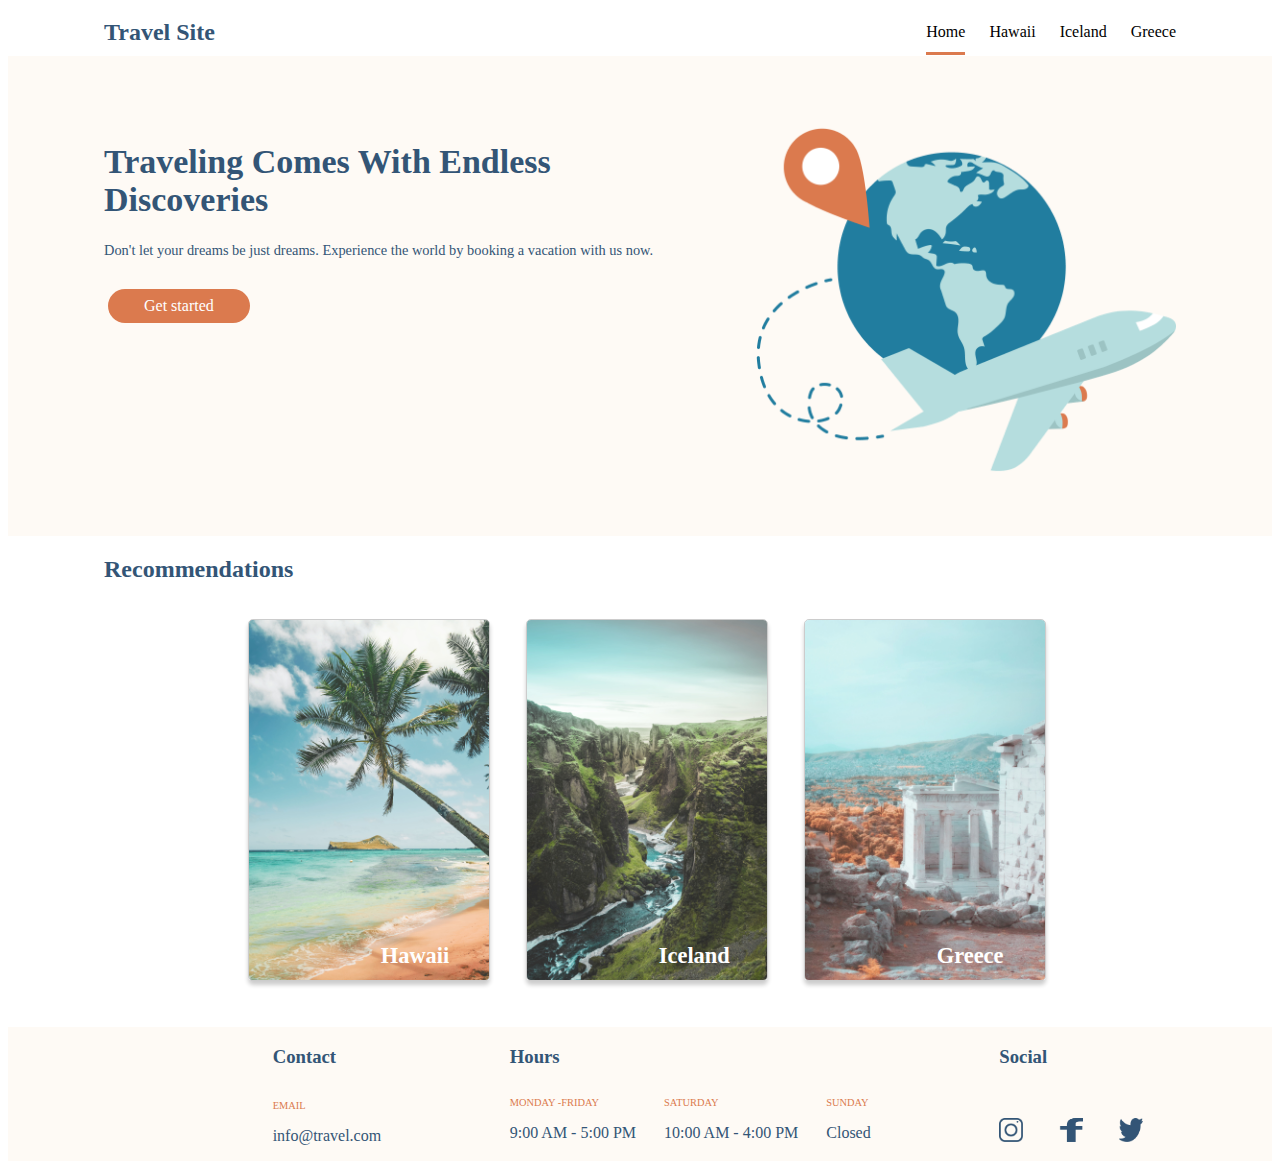
<file: index.html>
<!DOCTYPE html>
<html lang="en">
<head>
    <meta charset="UTF-8">
    <meta http-equiv="X-UA-Compatible" content="IE=edge">
    <meta name="viewport" content="width=device-width, initial-scale=1.0">
    <title>Home</title>
    <link rel="stylesheet" href="./css/global.css">
    <link rel="stylesheet" href="./css/main.css">
</head>
<body>
    <header>
        <nav class="nav-bar">
            <h2 class="nav-logo"><a class="nav-logo nav-link" href="./index.html">Travel Site</a></h2>
                <div class="nav-menu">
                    <ul class="nav-menu-items">
                        <li class="nav-items"><a class="nav-items-link nav-link nav-link-current" href="./index.html">Home</a></li>
                        <li class="nav-items"><a class="nav-items-link nav-link" href="./pages/hawaii.html">Hawaii</a></li>
                        <li class="nav-items"><a class="nav-items-link nav-link" href="./pages/iceland.html">Iceland</a></li>
                        <li class="nav-items"><a class="nav-items-link nav-link" href="./pages/greece.html">Greece</a></li>
                    </ul>
                </div>
        </nav>
    </header>
    <main>
        <section class="travel-main">
            <div class="travel-intro">
                <h1 class="travel-title">Traveling Comes With Endless Discoveries</h1>
                <p class="travel-description">Don't let your dreams be just dreams. Experience the world by booking a vacation with us now.</p>
                <a href="#" class="bottom">Get started</a>
            </div>
            <img class="travel-hero" src="./assets/images/hero.png">
        </section>
    </main>
    <section class="recommendation">
        <h2 class="recommendation-title">Recommendations</h2>
             <div class="card-destination card-destination__hawaii">
                <a class="destination-link" href="./pages/hawaii.html"><img class="destination-img" src="./assets/images/hawaii.jpg" alt="hawaii img"></a>
                <div class="destination-title">Hawaii</div>
            </div>
            <div class="card-destination">
                <a class="destination-link" href="./pages/iceland.html"><img class="destination-img" src="./assets/images/iceland.jpg" alt="iceland img"></a>
                <div class="destination-title">Iceland</div>
            </div>
            <div class="card-destination">
                <a class="destination-link" href="./pages/greece.html"><img class="destination-img" src="./assets/images/greece.jpg" alt="greece img"></a>
                <div class="destination-title">Greece</div>
            </div>
    </section>
     <footer class="footer">
        <div class="foorter-box footer-box__contact">
            <h3 class="footer-title ">Contact</h3>
            <p class="footer-description contact__pad">EMAIL</p>
            <p class="footer-info">info@travel.com</p>
        </div>
        <div class="foorter-box">
            <h3 class="footer-title">Hours</h3>
                <div class="hour-box">
                    <p class="footer-description ">MONDAY -FRIDAY</p>
                    <p class="footer-info">9:00 AM - 5:00 PM</p>
                </div>
                <div class="hour-box hour-box__pad">
                    <p class="footer-description">SATURDAY</p>
                    <p class="footer-info">10:00 AM - 4:00 PM</p>
                </div>
                <div class="hour-box hour-box__pad">
                    <p class="footer-description">SUNDAY</p>
                    <p class="footer-info">Closed</p>
                </div>
        </div>
        <div class="foorter-box">
            <h3 class="footer-title">Social</h3>
            <a class="social-list" href="https://www.instagram.com/"><img class="icons" src="./assets/icons/icon-instagram.png" alt="instagram"></a> 
            <a class="social-list" href="https://www.facebook.com/"><img class="icons icons__pad" src="./assets/icons/icon-facebook.png" alt="facebook"></a>
            <a class="social-list" href="https://www.twitter.com/"><img class="icons icons__pad" src="./assets/icons/icon-twitter.png" alt="twitter"></a> 
            
        </div>
     </footer>
</body>
</html>
</file>
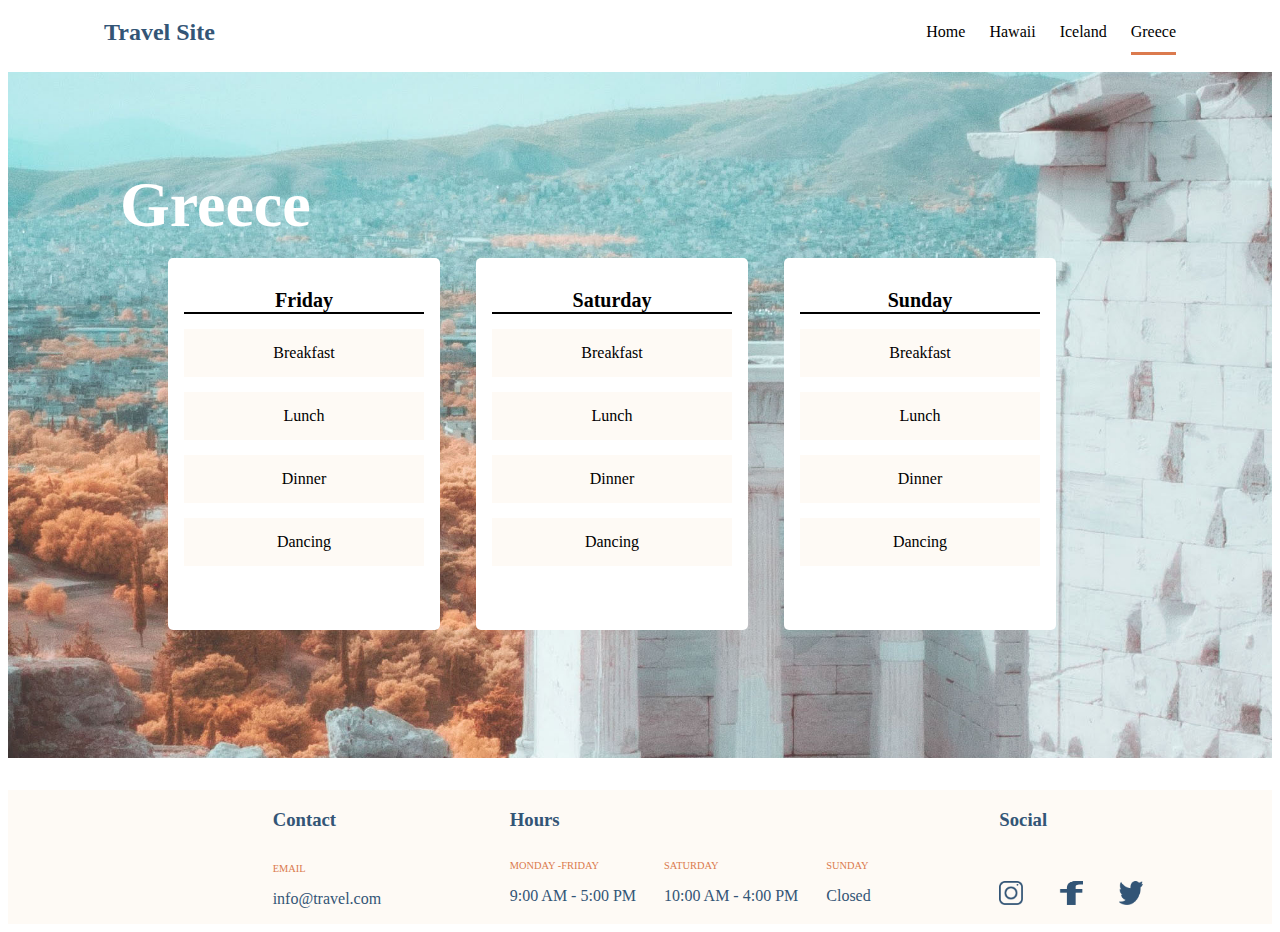
<file: pages/greece.html>
<!DOCTYPE html>
<html lang="en">
<head>
    <meta charset="UTF-8">
    <meta http-equiv="X-UA-Compatible" content="IE=edge">
    <meta name="viewport" content="width=device-width, initial-scale=1.0">
    <title>Greece</title>
    <link rel="stylesheet" href="../css/global.css">
    <link rel="stylesheet" href="../css/destination.css">
</head>
<body>
    <header>
        <nav class="nav-bar">
            <h2 class="nav-logo"><a class="nav-logo nav-link" href="../index.html">Travel Site</a></h2>
                <div class="nav-menu">
                    <ul class="nav-menu-items">
                        <li class="nav-items"><a class="nav-items-link nav-link" href="../index.html">Home</a></li>
                        <li class="nav-items"><a class="nav-items-link nav-link" href="./hawaii.html">Hawaii</a></li>
                        <li class="nav-items"><a class="nav-items-link nav-link" href="./iceland.html">Iceland</a></li>
                        <li class="nav-items"><a class="nav-items-link nav-link nav-link-current" href="./greece.html">Greece</a></li>
                    </ul>
                </div>
        </nav>
    </header>
    <section class="main">
        <div class="destination destination__greece">
            <h1 class="destination-title">Greece</h1>
                <div class="day day__pad">
                    <ul class="day-activities">
                        <li class="day-activities-info day-title">Friday</li>
                        <li class="day-activities-info">Breakfast</li>
                        <li class="day-activities-info">Lunch</li>
                        <li class="day-activities-info">Dinner</li>
                        <li class="day-activities-info">Dancing</li>
                    </ul>
                </div>
                <div class="day">
                    <ul class="day-activities">
                        <li class="day-activities-info day-title">Saturday</li>
                        <li class="day-activities-info">Breakfast</li>
                        <li class="day-activities-info">Lunch</li>
                        <li class="day-activities-info">Dinner</li>
                        <li class="day-activities-info">Dancing</li>
                    </ul>
                </div>
                <div class="day">
                    <ul class="day-activities">
                        <li class="day-activities-info day-title">Sunday</li>
                        <li class="day-activities-info">Breakfast</li>
                        <li class="day-activities-info">Lunch</li>
                        <li class="day-activities-info">Dinner</li>
                        <li class="day-activities-info">Dancing</li>
                    </ul>
                </div>  
        </div>
    </section>
    <footer class="footer">
        <div class="foorter-box footer-box__contact">
            <h3 class="footer-title ">Contact</h3>
            <p class="footer-description contact__pad">EMAIL</p>
            <p class="footer-info">info@travel.com</p>
        </div>
        <div class="foorter-box">
            <h3 class="footer-title">Hours</h3>
                <div class="hour-box">
                    <p class="footer-description ">MONDAY -FRIDAY</p>
                    <p class="footer-info">9:00 AM - 5:00 PM</p>
                </div>
                <div class="hour-box hour-box__pad">
                    <p class="footer-description">SATURDAY</p>
                    <p class="footer-info">10:00 AM - 4:00 PM</p>
                </div>
                <div class="hour-box hour-box__pad">
                    <p class="footer-description">SUNDAY</p>
                    <p class="footer-info">Closed</p>
                </div>
        </div>
        <div class="foorter-box">
            <h3 class="footer-title">Social</h3>
            <a class="social-list" href="https://www.instagram.com/"><img class="icons" src="../assets/icons/icon-instagram.png" alt="instagram"></a> 
            <a class="social-list" href="https://www.facebook.com/"><img class="icons icons__pad" src="../assets/icons/icon-facebook.png" alt="facebook"></a>
            <a class="social-list" href="https://www.twitter.com/"><img class="icons icons__pad" src="../assets/icons/icon-twitter.png" alt="twitter"></a> 
            
        </div>
     </footer>
</body>
</html>
</file>
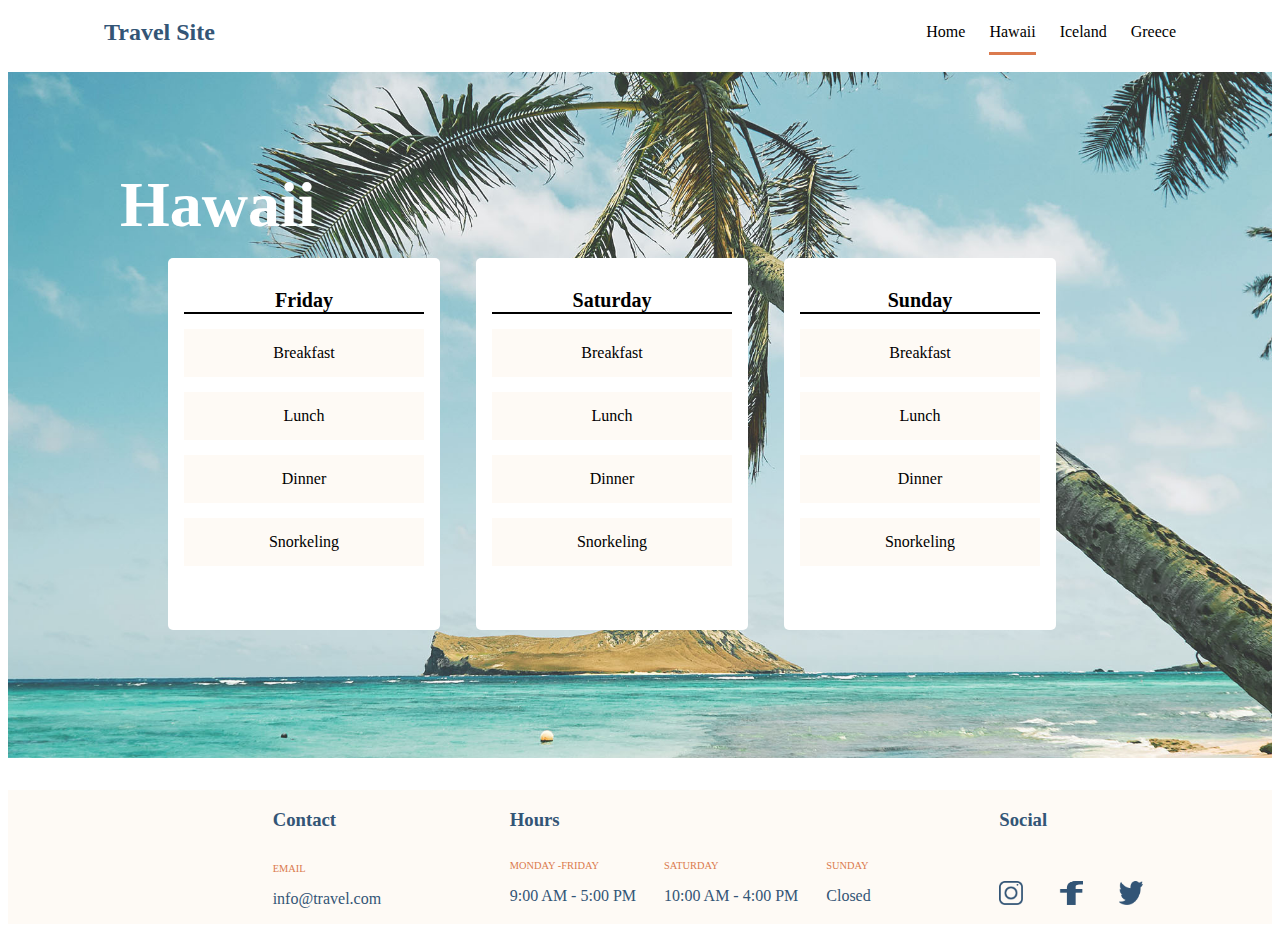
<file: pages/hawaii.html>
<!DOCTYPE html>
<html lang="en">
<head>
    <meta charset="UTF-8">
    <meta http-equiv="X-UA-Compatible" content="IE=edge">
    <meta name="viewport" content="width=device-width, initial-scale=1.0">
    <title>Hawaii</title>
    <link rel="stylesheet" href="../css/global.css">
    <link rel="stylesheet" href="../css/destination.css">
</head>
<body>
    <header>
        <nav class="nav-bar">
            <h2 class="nav-logo"><a class="nav-logo nav-link" href="../index.html">Travel Site</a></h2>
                <div class="nav-menu">
                    <ul class="nav-menu-items">
                        <li class="nav-items"><a class="nav-items-link nav-link" href="../index.html">Home</a></li>
                        <li class="nav-items"><a class="nav-items-link nav-link nav-link-current" href="./hawaii.html">Hawaii</a></li>
                        <li class="nav-items"><a class="nav-items-link nav-link" href="./iceland.html">Iceland</a></li>
                        <li class="nav-items"><a class="nav-items-link nav-link" href="./greece.html">Greece</a></li>
                    </ul>
                </div>

        </nav>
    </header>
    <section class="main">
        <div class="destination destination__hawaii">
            <h1 class="destination-title">Hawaii</h1>
                <div class="day day__pad">
                    <ul class="day-activities">
                        <li class="day-activities-info day-title">Friday</li>
                        <li class="day-activities-info">Breakfast</li>
                        <li class="day-activities-info">Lunch</li>
                        <li class="day-activities-info">Dinner</li>
                        <li class="day-activities-info">Snorkeling</li>
                    </ul>
                </div>
                <div class="day">
                    <ul class="day-activities">
                        <li class="day-activities-info day-title">Saturday</li>
                        <li class="day-activities-info">Breakfast</li>
                        <li class="day-activities-info">Lunch</li>
                        <li class="day-activities-info">Dinner</li>
                        <li class="day-activities-info">Snorkeling</li>
                    </ul>
                </div>
                <div class="day">
                    <ul class="day-activities">
                        <li class="day-activities-info day-title">Sunday</li>
                        <li class="day-activities-info">Breakfast</li>
                        <li class="day-activities-info">Lunch</li>
                        <li class="day-activities-info">Dinner</li>
                        <li class="day-activities-info">Snorkeling</li>
                    </ul>
                </div>  
        </div>
    </section>
    <footer class="footer">
        <div class="foorter-box footer-box__contact">
            <h3 class="footer-title ">Contact</h3>
            <p class="footer-description contact__pad">EMAIL</p>
            <p class="footer-info">info@travel.com</p>
        </div>
        <div class="foorter-box">
            <h3 class="footer-title">Hours</h3>
                <div class="hour-box">
                    <p class="footer-description ">MONDAY -FRIDAY</p>
                    <p class="footer-info">9:00 AM - 5:00 PM</p>
                </div>
                <div class="hour-box hour-box__pad">
                    <p class="footer-description">SATURDAY</p>
                    <p class="footer-info">10:00 AM - 4:00 PM</p>
                </div>
                <div class="hour-box hour-box__pad">
                    <p class="footer-description">SUNDAY</p>
                    <p class="footer-info">Closed</p>
                </div>
        </div>
        <div class="foorter-box">
            <h3 class="footer-title">Social</h3>
            <a class="social-list" href="https://www.instagram.com/"><img class="icons" src="../assets/icons/icon-instagram.png" alt="instagram"></a> 
            <a class="social-list" href="https://www.facebook.com/"><img class="icons icons__pad" src="../assets/icons/icon-facebook.png" alt="facebook"></a>
            <a class="social-list" href="https://www.twitter.com/"><img class="icons icons__pad" src="../assets/icons/icon-twitter.png" alt="twitter"></a> 
            
        </div>
     </footer>
    
</body>
</html>
</file>
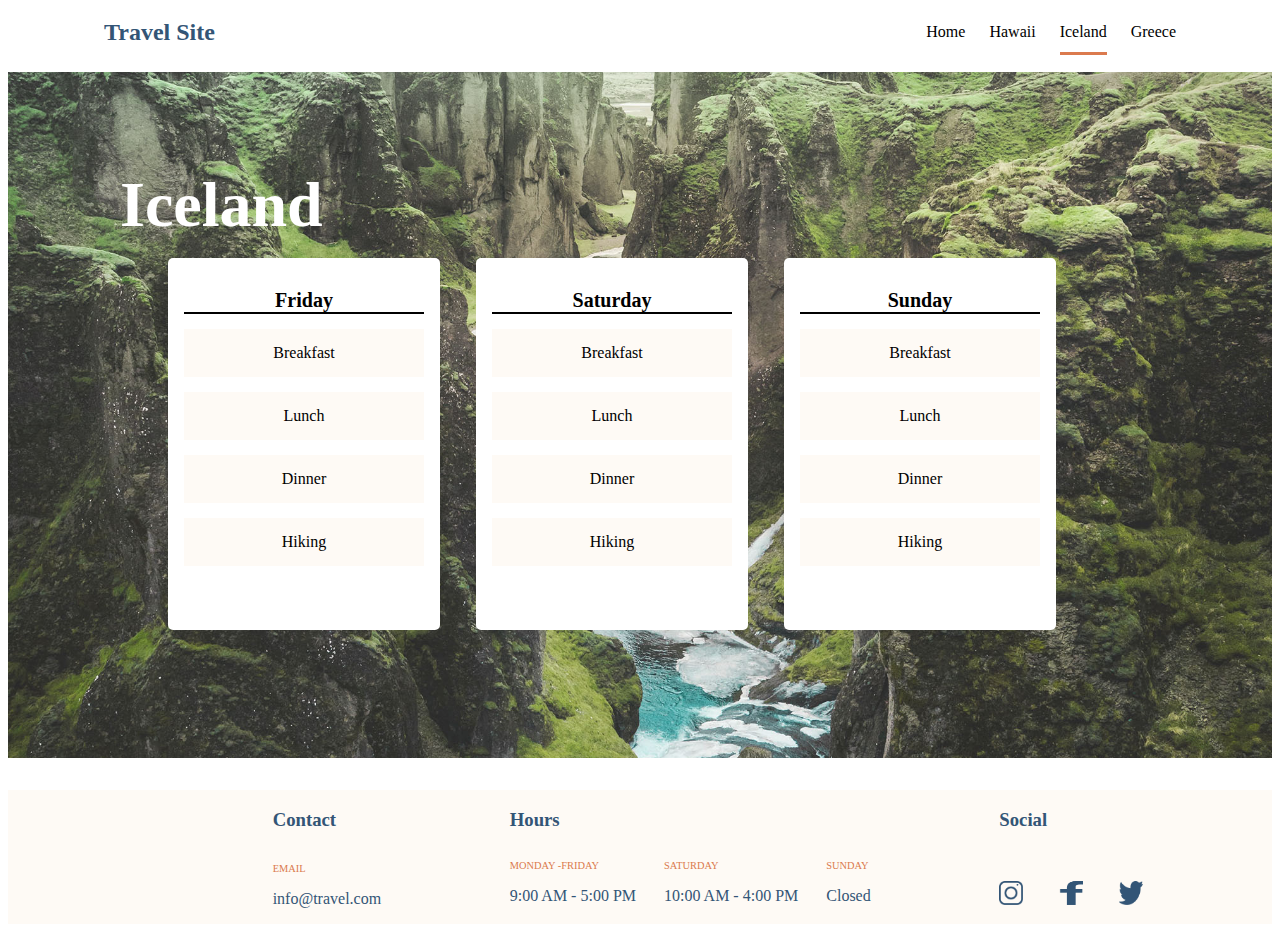
<file: pages/iceland.html>
<!DOCTYPE html>
<html lang="en">
<head>
    <meta charset="UTF-8">
    <meta http-equiv="X-UA-Compatible" content="IE=edge">
    <meta name="viewport" content="width=device-width, initial-scale=1.0">
    <title>Iceland</title>
    <link rel="stylesheet" href="../css/global.css">
    <link rel="stylesheet" href="../css/destination.css">
</head>
<body>
    <header>
        <nav class="nav-bar">
            <h2 class="nav-logo"><a class="nav-logo nav-link" href="../index.html">Travel Site</a></h2>
                <div class="nav-menu">
                    <ul class="nav-menu-items">
                        <li class="nav-items"><a class="nav-items-link nav-link" href="../index.html">Home</a></li>
                        <li class="nav-items"><a class="nav-items-link nav-link" href="./hawaii.html">Hawaii</a></li>
                        <li class="nav-items"><a class="nav-items-link nav-link nav-link-current" href="./iceland.html">Iceland</a></li>
                        <li class="nav-items"><a class="nav-items-link nav-link" href="./greece.html">Greece</a></li>
                    </ul>
                </div>
        </nav>
    </header>
    <section class="main">
        <div class="destination destination__iceland">
            <h1 class="destination-title">Iceland</h1>
                <div class="day day__pad">
                    <ul class="day-activities">
                        <li class="day-activities-info day-title">Friday</li>
                        <li class="day-activities-info">Breakfast</li>
                        <li class="day-activities-info">Lunch</li>
                        <li class="day-activities-info">Dinner</li>
                        <li class="day-activities-info">Hiking</li>
                    </ul>
                </div>
                <div class="day">
                    <ul class="day-activities">
                        <li class="day-activities-info day-title">Saturday</li>
                        <li class="day-activities-info">Breakfast</li>
                        <li class="day-activities-info">Lunch</li>
                        <li class="day-activities-info">Dinner</li>
                        <li class="day-activities-info">Hiking</li>
                    </ul>
                </div>
                <div class="day">
                    <ul class="day-activities">
                        <li class="day-activities-info day-title">Sunday</li>
                        <li class="day-activities-info">Breakfast</li>
                        <li class="day-activities-info">Lunch</li>
                        <li class="day-activities-info">Dinner</li>
                        <li class="day-activities-info">Hiking</li>
                    </ul>
                </div>  
        </div>
    </section>
    <footer class="footer">
        <div class="foorter-box footer-box__contact">
            <h3 class="footer-title ">Contact</h3>
            <p class="footer-description contact__pad">EMAIL</p>
            <p class="footer-info">info@travel.com</p>
        </div>
        <div class="foorter-box">
            <h3 class="footer-title">Hours</h3>
                <div class="hour-box">
                    <p class="footer-description ">MONDAY -FRIDAY</p>
                    <p class="footer-info">9:00 AM - 5:00 PM</p>
                </div>
                <div class="hour-box hour-box__pad">
                    <p class="footer-description">SATURDAY</p>
                    <p class="footer-info">10:00 AM - 4:00 PM</p>
                </div>
                <div class="hour-box hour-box__pad">
                    <p class="footer-description">SUNDAY</p>
                    <p class="footer-info">Closed</p>
                </div>
        </div>
        <div class="foorter-box">
            <h3 class="footer-title">Social</h3>
            <a class="social-list" href="https://www.instagram.com/"><img class="icons" src="../assets/icons/icon-instagram.png" alt="instagram"></a> 
            <a class="social-list" href="https://www.facebook.com/"><img class="icons icons__pad" src="../assets/icons/icon-facebook.png" alt="facebook"></a>
            <a class="social-list" href="https://www.twitter.com/"><img class="icons icons__pad" src="../assets/icons/icon-twitter.png" alt="twitter"></a> 
            
        </div>
     </footer>
</body>
</html>
</file>
<file: css/global.css>
body {
    font-family: Verdana;                                                                                 
}

.nav-bar {
    background-color: #FFFFFF;
    display: flex;
    justify-content: space-between;
    align-items: center; 
    height: 3rem;  
}

.nav-link {
    text-decoration: none;  
}

.nav-logo {
    color: #335576;
    padding-left: 3rem; 
}

.nav-menu {
    padding-right: 6rem;
}

.nav-menu-items {
    display: flex;
    align-items: center;
    gap: 1.5rem;
    
}
.nav-items {
    list-style: none;  
}

.nav-items-link {
    color: black;
}


.nav-items a:hover{
    color : #db7a4e;
    
}


.nav-link-current {
    border-bottom: .2rem solid #db7a4e;
    padding-bottom: .75rem;
}

.footer {
    background-color: #fefaf5;
    display: flex;
    padding-left: 4rem;
    justify-content: space-evenly;
}

.footer-title, .footer-info {
    color: #335576;
}

.footer-box {
    text-align: justify
}

.hour-box {
    display: inline-block;
    text-align: left;
}

.hour-box__pad {
    padding-left: 1.5rem;
}

.icons {
    width: 1.5rem;
    height: 1.5rem;
    position: relative;
    top: 2rem;
}

.icons__pad {
    padding-left: 2rem;
}

.footer-description {
    font-size: .65rem;
    color: #db7a4e;
}


.contact__pad {
    margin-top: 2rem;
}

.footer-box__contact {
    padding-left: 4.5rem;
}
</file>
<file: css/main.css>
.travel-hero {
    height: 22rem;
    padding-right: 6rem;
    margin-top: 4rem;
    margin-bottom: 4rem;
    
}

.travel-main {
    background-color: #fefaf5;
    display: flex;
    justify-content: space-between;
}

.travel-intro {
    text-align: left;
    width: 35rem;
    padding-left: 6rem;
    padding-top: 4rem;
    
}

.travel-title {
    color: #335576;
    font-size: 2.125rem;
}

.travel-description {
    color: #335576;
    font-size: 0.9rem;
    padding-bottom: 0.75rem;
    width: 35rem;
}

.bottom {
    background-color: #db7a4e;
    border: none;
    border-radius: 2rem;
    padding: 0.5rem 2.25rem;
    text-align: center;
    text-decoration: none;
    display: inline-block;
    font-size: 1rem;
    margin: 0.25rem .25rem;
    cursor: pointer;
    color: white;
}

.recommendation-title {
    color: #335576;
}


.destination-img {
    width: 100%;    
    box-shadow: 0px 4px 4px rgba(0, 0, 0, 0.20);
    max-width: 15rem;
    margin: auto;
    position: relative;
    border-radius: 5px;
    border: 1px solid rgba(0, 0, 0, 0.20);
}
.card-destination {
    display: inline-block;
    align-items: center;
    padding: 1rem; 
}

.recommendation {
    padding-left: 6rem;
}
.card-destination__hawaii {
    padding-left: 9rem;
}

.destination-title {
    position: relative;
    bottom: 2.6rem;
    left: 8.3rem;
    font-size: 1.4rem;
    font-weight: 600;
    color: white;
}
</file>
<file: css/destination.css>
a.nav-link-current {
    border-bottom: .2rem solid #db7a4e;
    padding-bottom: .75rem;
}
.destination__hawaii {
    background-image: url(../assets/images/hawaii.jpg);
}

.destination__iceland {
    background-image: url(../assets/images/iceland.jpg);
}
.destination__greece {
    background-image: url(../assets/images/greece.jpg);
}

.destination{
    
    background-position: center;
    background-size: cover;   
    width: 100%;
    height: 100%;
}

.day {
    width: 15rem;
    margin: auto;
    text-align: center;
    border-radius: 5px;
    background-color: white;
    padding: 1rem;
    padding-top: 0;
    padding-bottom: 3rem;
    display: inline-block;
    margin-left: 2rem;
    -webkit-border-radius: 5px;
    -moz-border-radius: 5px;
    -ms-border-radius: 5px;
    -o-border-radius: 5px;
    margin-bottom: 8rem;
}

.day__pad {
    margin-left: 10rem;

}

.destination-title {
    font-size: 4rem;
    padding-left: 6rem;
    padding-top: 6rem;
    color: white;
    margin: 1rem;
}

.day-activities {
    list-style: none;
    padding: 0rem;  
    
}

.day-activities-info {
    position: relative;
    font-size: 1rem;
    padding: 15px;
    margin-bottom: 15px;
    background: #fefaf5;
    
}

.day-title {
    font-size: 1.25rem;
    font-weight: bold;
    padding-bottom: 0px;
    background: white;
    border-bottom: 2px solid black;  
}

.footer {
    margin-top: 2rem;
}
</file>
